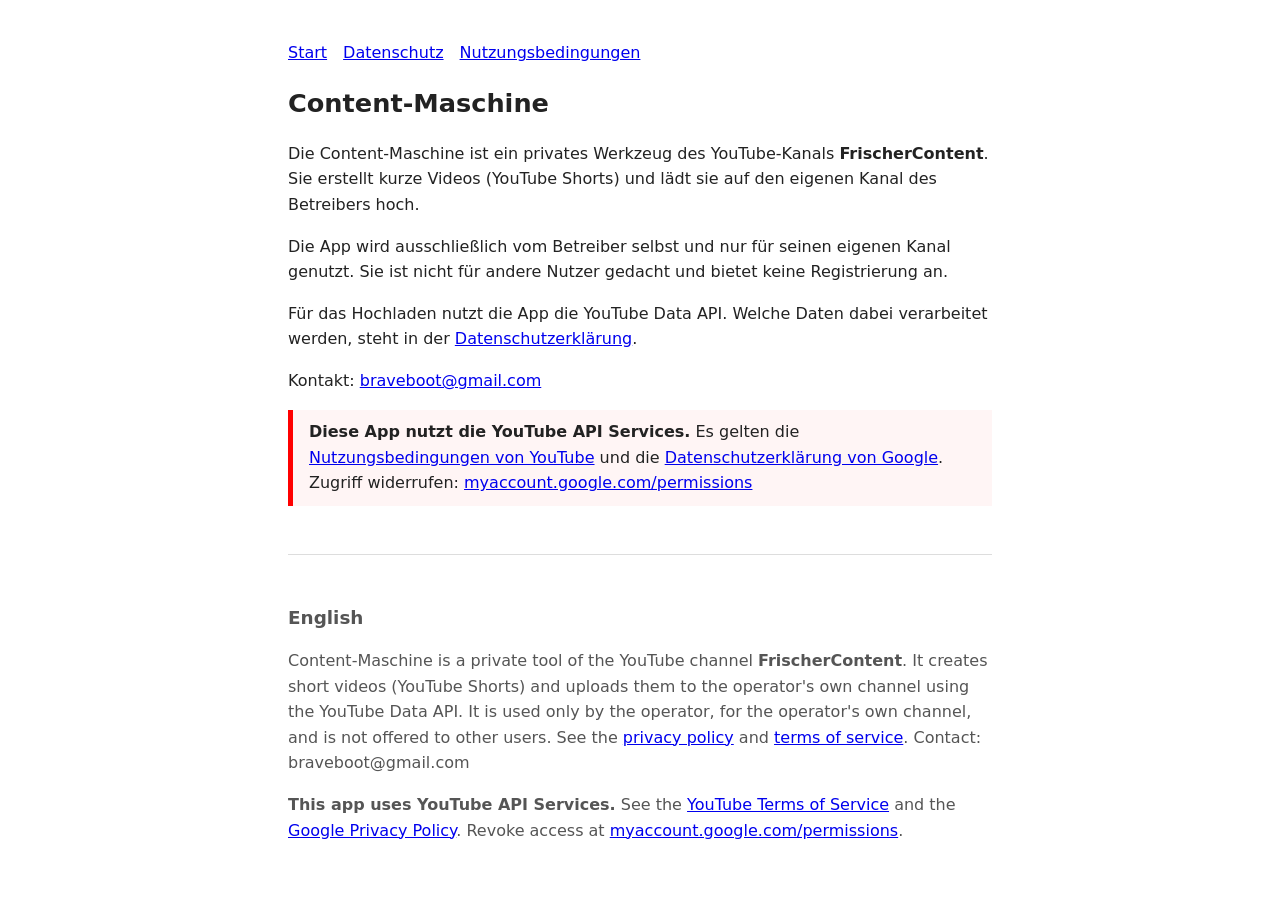
<file: app-cm7k/index.html>
<!doctype html>
<html lang="de">
<head>
<meta charset="utf-8">
<meta name="viewport" content="width=device-width, initial-scale=1">
<meta name="robots" content="noindex, nofollow">
<title>Content-Maschine – FrischerContent</title>
<link rel="stylesheet" href="style.css">
</head>
<body>
<nav><a href="./">Start</a><a href="datenschutz.html">Datenschutz</a><a href="nutzungsbedingungen.html">Nutzungsbedingungen</a></nav>

<h1>Content-Maschine</h1>
<p>Die Content-Maschine ist ein privates Werkzeug des YouTube-Kanals <strong>FrischerContent</strong>. Sie erstellt kurze Videos
(YouTube Shorts) und lädt sie auf den eigenen Kanal des Betreibers hoch.</p>
<p>Die App wird ausschließlich vom Betreiber selbst und nur für seinen eigenen Kanal genutzt. Sie ist nicht für andere Nutzer
gedacht und bietet keine Registrierung an.</p>
<p>Für das Hochladen nutzt die App die YouTube Data API. Welche Daten dabei verarbeitet werden, steht in der
<a href="datenschutz.html">Datenschutzerklärung</a>.</p>
<p>Kontakt: <a href="mailto:braveboot@gmail.com">braveboot@gmail.com</a></p>

<p class="yt"><strong>Diese App nutzt die YouTube API Services.</strong> Es gelten die
<a href="https://www.youtube.com/t/terms">Nutzungsbedingungen von YouTube</a> und die
<a href="https://policies.google.com/privacy">Datenschutzerklärung von Google</a>.
Zugriff widerrufen: <a href="https://myaccount.google.com/permissions">myaccount.google.com/permissions</a></p>

<div class="en">
<h2>English</h2>
<p>Content-Maschine is a private tool of the YouTube channel <strong>FrischerContent</strong>. It creates short videos
(YouTube Shorts) and uploads them to the operator's own channel using the YouTube Data API. It is used only by the operator,
for the operator's own channel, and is not offered to other users. See the <a href="datenschutz.html#english">privacy policy</a>
and <a href="nutzungsbedingungen.html#english">terms of service</a>. Contact: braveboot@gmail.com</p>
<p><strong>This app uses YouTube API Services.</strong> See the <a href="https://www.youtube.com/t/terms">YouTube Terms of Service</a>
and the <a href="https://policies.google.com/privacy">Google Privacy Policy</a>. Revoke access at
<a href="https://myaccount.google.com/permissions">myaccount.google.com/permissions</a>.</p>
</div>
</body>
</html>
</file>
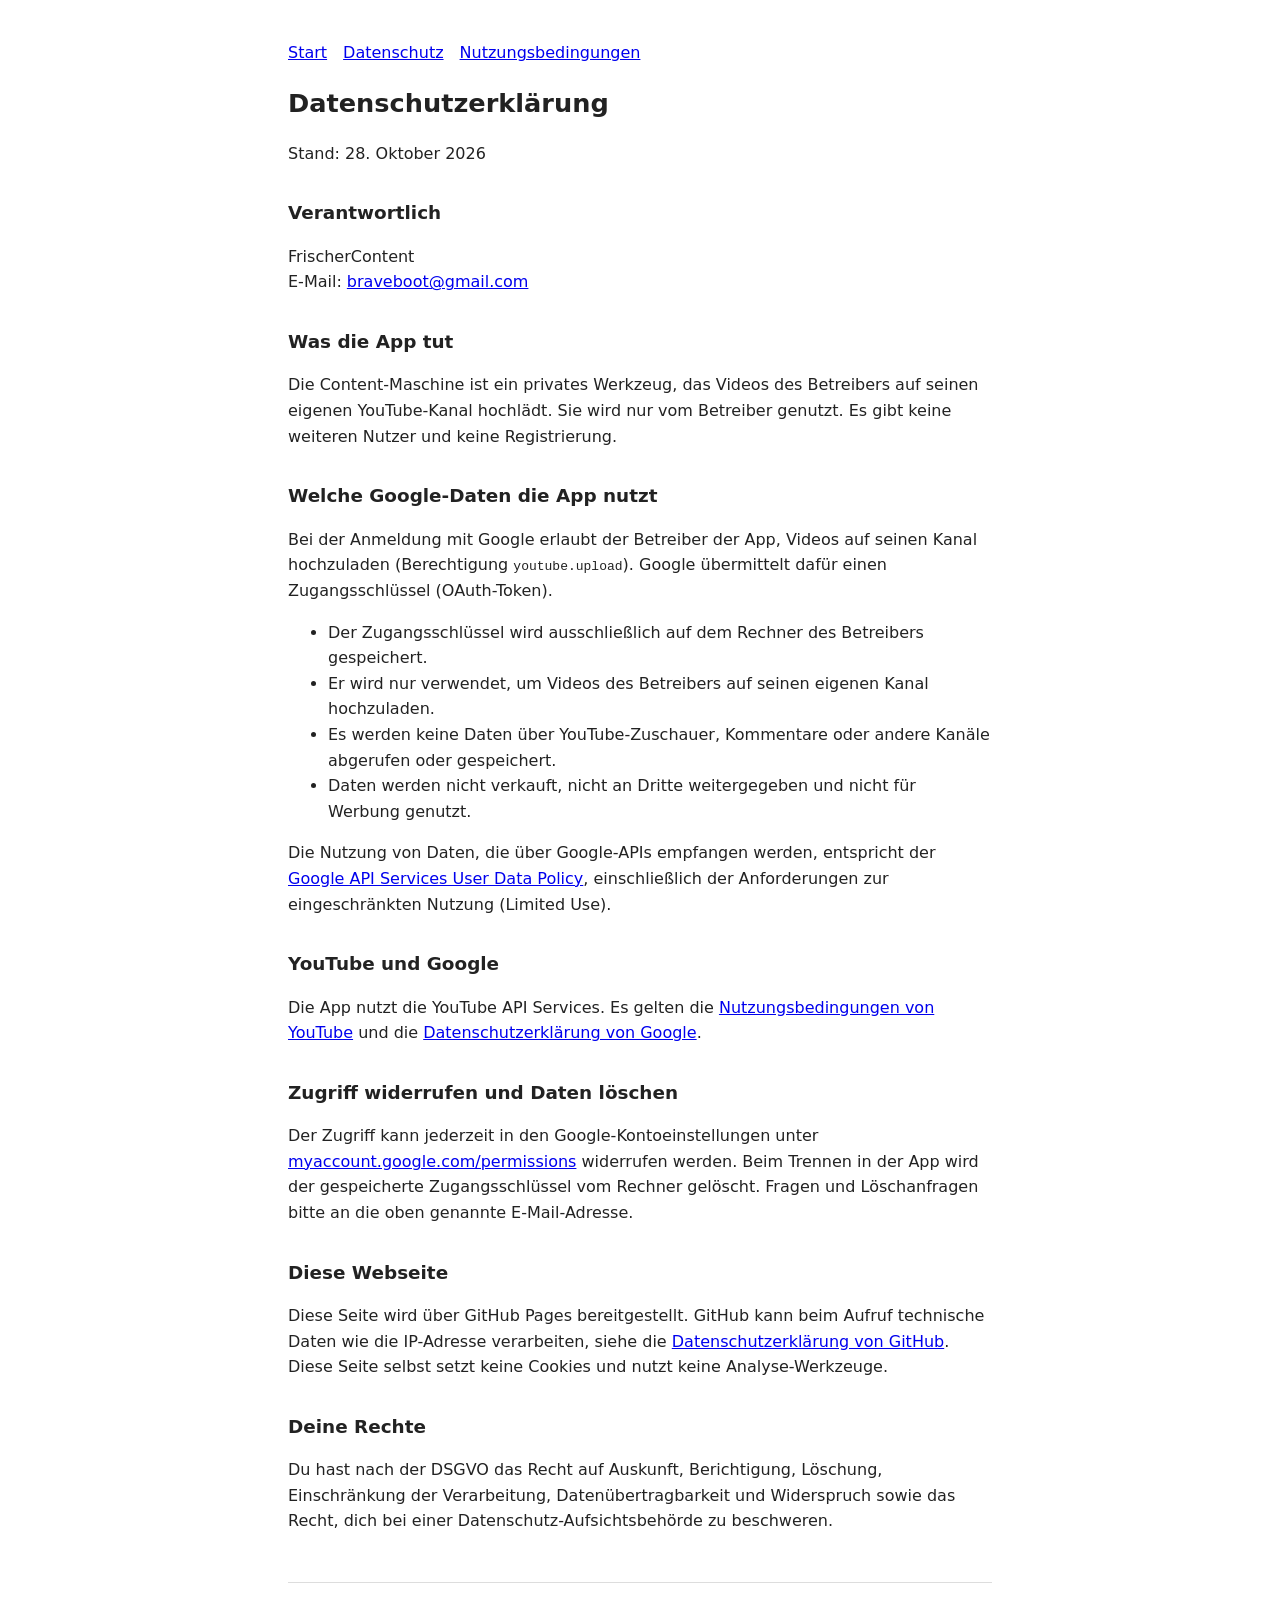
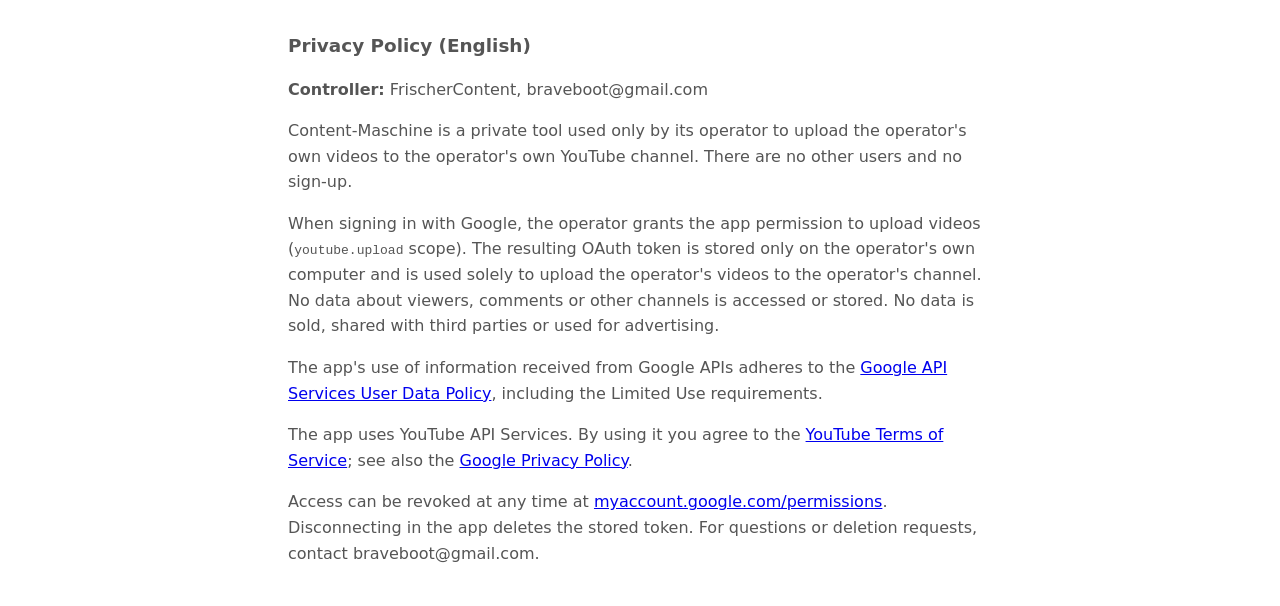
<file: app-cm7k/datenschutz.html>
<!doctype html>
<html lang="de">
<head>
<meta charset="utf-8">
<meta name="viewport" content="width=device-width, initial-scale=1">
<meta name="robots" content="noindex, nofollow">
<title>Datenschutzerklärung – Content-Maschine</title>
<link rel="stylesheet" href="style.css">
</head>
<body>
<nav><a href="./">Start</a><a href="datenschutz.html">Datenschutz</a><a href="nutzungsbedingungen.html">Nutzungsbedingungen</a></nav>

<h1>Datenschutzerklärung</h1>
<p>Stand: 28. Oktober 2026</p>

<h2>Verantwortlich</h2>
<p>FrischerContent<br>E-Mail: <a href="mailto:braveboot@gmail.com">braveboot@gmail.com</a></p>

<h2>Was die App tut</h2>
<p>Die Content-Maschine ist ein privates Werkzeug, das Videos des Betreibers auf seinen eigenen YouTube-Kanal hochlädt. Sie wird
nur vom Betreiber genutzt. Es gibt keine weiteren Nutzer und keine Registrierung.</p>

<h2>Welche Google-Daten die App nutzt</h2>
<p>Bei der Anmeldung mit Google erlaubt der Betreiber der App, Videos auf seinen Kanal hochzuladen
(Berechtigung <code>youtube.upload</code>). Google übermittelt dafür einen Zugangsschlüssel (OAuth-Token).</p>
<ul>
<li>Der Zugangsschlüssel wird ausschließlich auf dem Rechner des Betreibers gespeichert.</li>
<li>Er wird nur verwendet, um Videos des Betreibers auf seinen eigenen Kanal hochzuladen.</li>
<li>Es werden keine Daten über YouTube-Zuschauer, Kommentare oder andere Kanäle abgerufen oder gespeichert.</li>
<li>Daten werden nicht verkauft, nicht an Dritte weitergegeben und nicht für Werbung genutzt.</li>
</ul>
<p>Die Nutzung von Daten, die über Google-APIs empfangen werden, entspricht der
<a href="https://developers.google.com/terms/api-services-user-data-policy">Google API Services User Data Policy</a>,
einschließlich der Anforderungen zur eingeschränkten Nutzung (Limited Use).</p>

<h2>YouTube und Google</h2>
<p>Die App nutzt die YouTube API Services. Es gelten die
<a href="https://www.youtube.com/t/terms">Nutzungsbedingungen von YouTube</a> und die
<a href="https://policies.google.com/privacy">Datenschutzerklärung von Google</a>.</p>

<h2>Zugriff widerrufen und Daten löschen</h2>
<p>Der Zugriff kann jederzeit in den Google-Kontoeinstellungen unter
<a href="https://myaccount.google.com/permissions">myaccount.google.com/permissions</a> widerrufen werden. Beim Trennen in der
App wird der gespeicherte Zugangsschlüssel vom Rechner gelöscht. Fragen und Löschanfragen bitte an die oben genannte E-Mail-Adresse.</p>

<h2>Diese Webseite</h2>
<p>Diese Seite wird über GitHub Pages bereitgestellt. GitHub kann beim Aufruf technische Daten wie die IP-Adresse verarbeiten,
siehe die <a href="https://docs.github.com/de/site-policy/privacy-policies/github-general-privacy-statement">Datenschutzerklärung von GitHub</a>.
Diese Seite selbst setzt keine Cookies und nutzt keine Analyse-Werkzeuge.</p>

<h2>Deine Rechte</h2>
<p>Du hast nach der DSGVO das Recht auf Auskunft, Berichtigung, Löschung, Einschränkung der Verarbeitung, Datenübertragbarkeit und
Widerspruch sowie das Recht, dich bei einer Datenschutz-Aufsichtsbehörde zu beschweren.</p>

<div class="en" id="english">
<h2>Privacy Policy (English)</h2>
<p><strong>Controller:</strong> FrischerContent, braveboot@gmail.com</p>
<p>Content-Maschine is a private tool used only by its operator to upload the operator's own videos to the operator's own YouTube
channel. There are no other users and no sign-up.</p>
<p>When signing in with Google, the operator grants the app permission to upload videos (<code>youtube.upload</code> scope). The
resulting OAuth token is stored only on the operator's own computer and is used solely to upload the operator's videos to the
operator's channel. No data about viewers, comments or other channels is accessed or stored. No data is sold, shared with third
parties or used for advertising.</p>
<p>The app's use of information received from Google APIs adheres to the
<a href="https://developers.google.com/terms/api-services-user-data-policy">Google API Services User Data Policy</a>, including the
Limited Use requirements.</p>
<p>The app uses YouTube API Services. By using it you agree to the <a href="https://www.youtube.com/t/terms">YouTube Terms of
Service</a>; see also the <a href="https://policies.google.com/privacy">Google Privacy Policy</a>.</p>
<p>Access can be revoked at any time at <a href="https://myaccount.google.com/permissions">myaccount.google.com/permissions</a>.
Disconnecting in the app deletes the stored token. For questions or deletion requests, contact braveboot@gmail.com.</p>
</div>
</body>
</html>
</file>
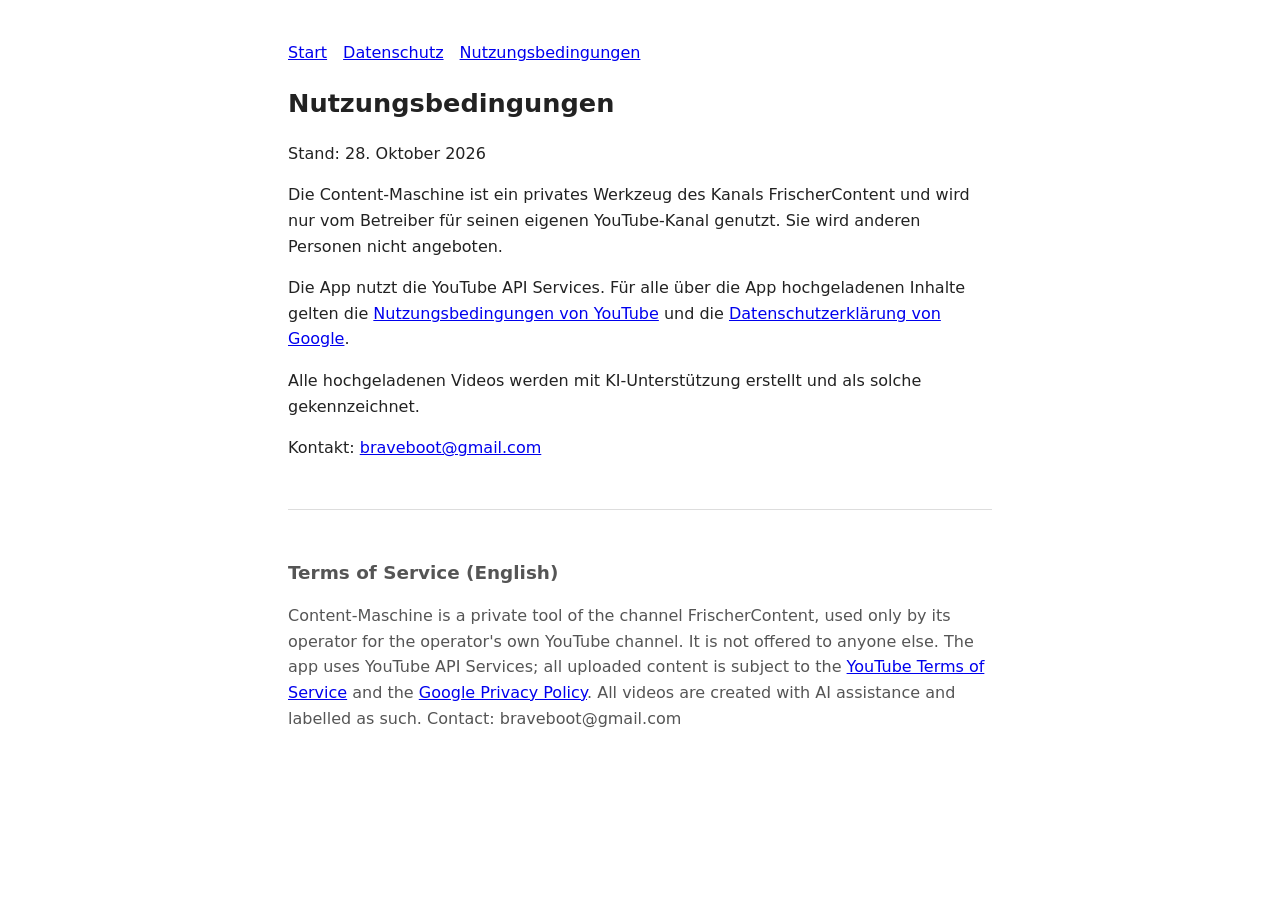
<file: app-cm7k/nutzungsbedingungen.html>
<!doctype html>
<html lang="de">
<head>
<meta charset="utf-8">
<meta name="viewport" content="width=device-width, initial-scale=1">
<meta name="robots" content="noindex, nofollow">
<title>Nutzungsbedingungen – Content-Maschine</title>
<link rel="stylesheet" href="style.css">
</head>
<body>
<nav><a href="./">Start</a><a href="datenschutz.html">Datenschutz</a><a href="nutzungsbedingungen.html">Nutzungsbedingungen</a></nav>

<h1>Nutzungsbedingungen</h1>
<p>Stand: 28. Oktober 2026</p>
<p>Die Content-Maschine ist ein privates Werkzeug des Kanals FrischerContent und wird nur vom Betreiber für seinen eigenen
YouTube-Kanal genutzt. Sie wird anderen Personen nicht angeboten.</p>
<p>Die App nutzt die YouTube API Services. Für alle über die App hochgeladenen Inhalte gelten die
<a href="https://www.youtube.com/t/terms">Nutzungsbedingungen von YouTube</a> und die
<a href="https://policies.google.com/privacy">Datenschutzerklärung von Google</a>.</p>
<p>Alle hochgeladenen Videos werden mit KI-Unterstützung erstellt und als solche gekennzeichnet.</p>
<p>Kontakt: <a href="mailto:braveboot@gmail.com">braveboot@gmail.com</a></p>

<div class="en" id="english">
<h2>Terms of Service (English)</h2>
<p>Content-Maschine is a private tool of the channel FrischerContent, used only by its operator for the operator's own YouTube
channel. It is not offered to anyone else. The app uses YouTube API Services; all uploaded content is subject to the
<a href="https://www.youtube.com/t/terms">YouTube Terms of Service</a> and the
<a href="https://policies.google.com/privacy">Google Privacy Policy</a>. All videos are created with AI assistance and labelled
as such. Contact: braveboot@gmail.com</p>
</div>
</body>
</html>
</file>
<file: app-cm7k/style.css>
body {
  font-family: system-ui, -apple-system, "Segoe UI", sans-serif;
  line-height: 1.6;
  max-width: 44rem;
  margin: 2.5rem auto;
  padding: 0 1rem;
  color: #222;
  background: #fff;
}
h1 { font-size: 1.6rem; }
h2 { font-size: 1.15rem; margin-top: 2rem; }
nav a { margin-right: 1rem; }
.en { color: #555; border-top: 1px solid #ddd; margin-top: 3rem; padding-top: 1rem; }
.yt { border-left: 5px solid #ff0000; background: #fff5f5; padding: 0.6rem 1rem; }
footer { margin-top: 3rem; font-size: 0.85rem; color: #666; }
</file>
